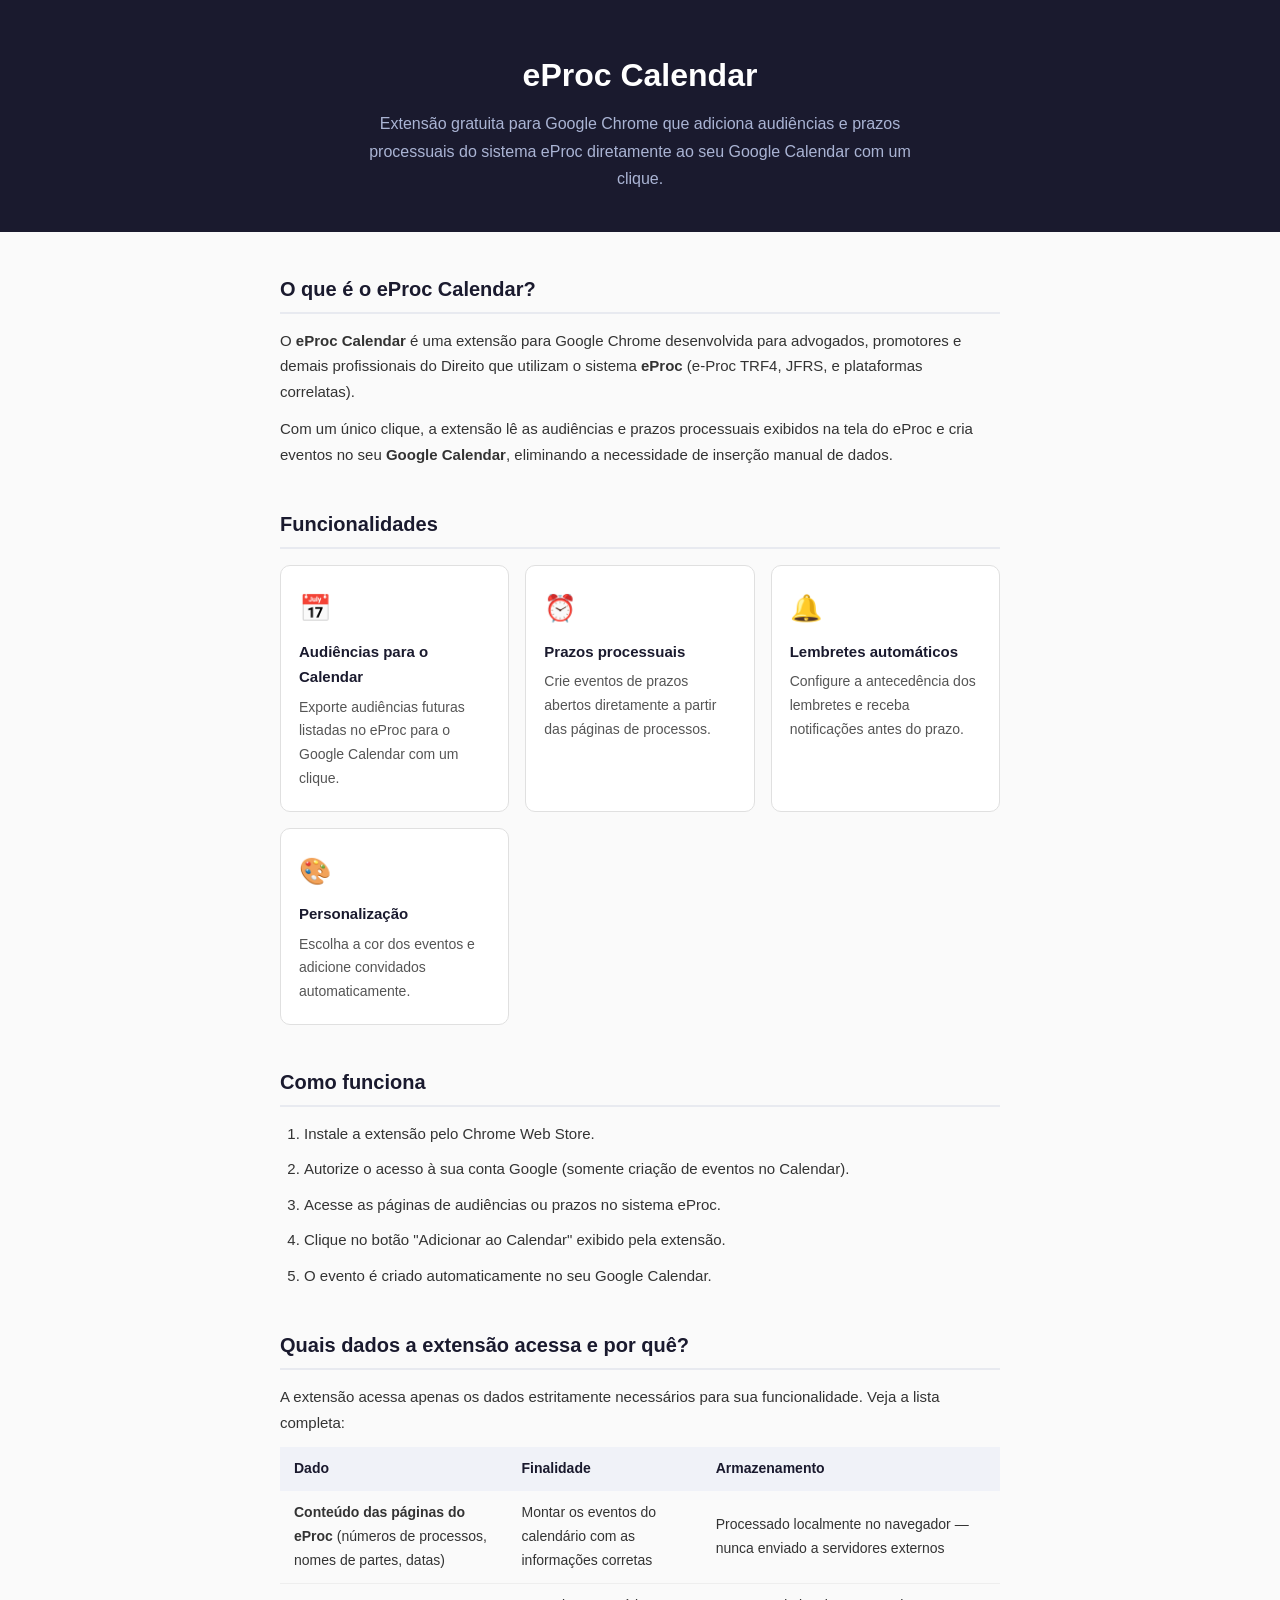
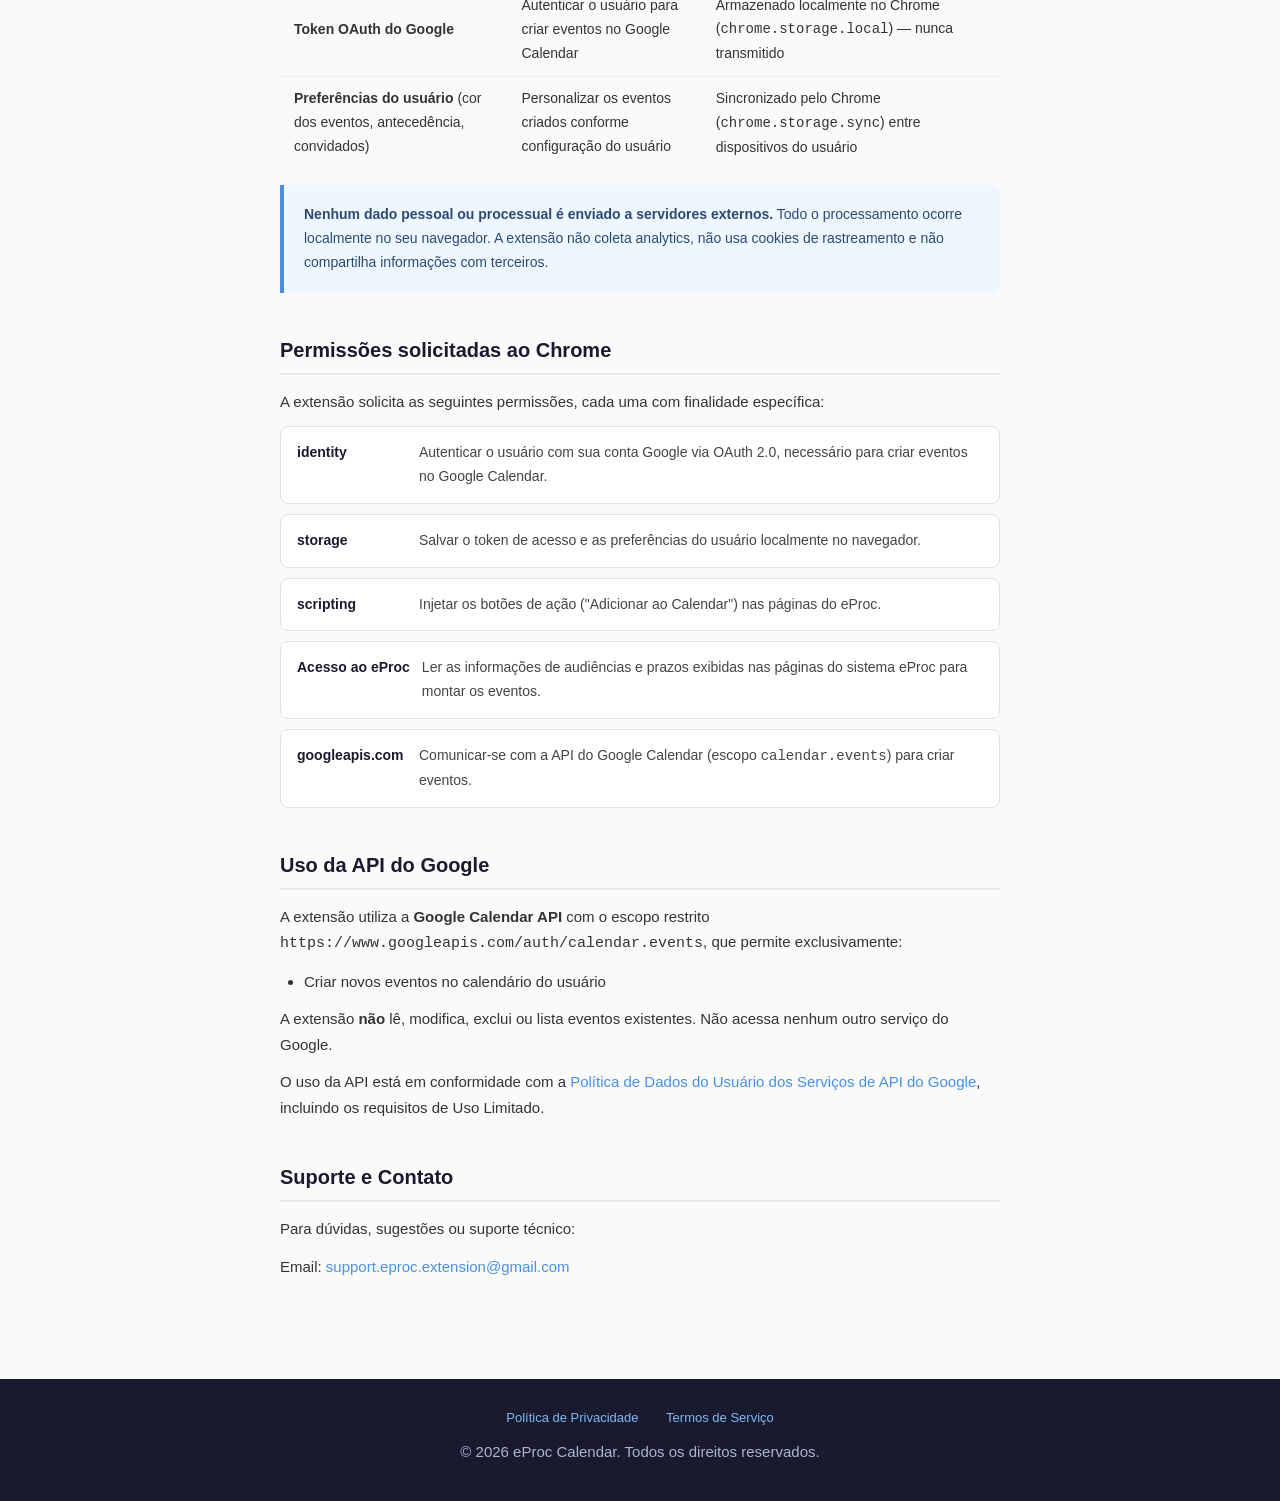
<file: docs/index.html>
<!DOCTYPE html>
<html lang="pt-BR">
<head>
  <meta charset="UTF-8">
  <meta name="viewport" content="width=device-width, initial-scale=1.0">
  <title>eProc Calendar – Extensão para Google Chrome</title>
  <style>
    * { box-sizing: border-box; margin: 0; padding: 0; }
    body {
      font-family: -apple-system, BlinkMacSystemFont, 'Segoe UI', Roboto, sans-serif;
      line-height: 1.7;
      color: #333;
      background: #fafafa;
    }

    /* Header */
    header {
      background: #1a1a2e;
      color: #fff;
      padding: 48px 20px 40px;
      text-align: center;
    }
    header img {
      width: 72px;
      height: 72px;
      border-radius: 16px;
      margin-bottom: 16px;
    }
    header h1 {
      font-size: 32px;
      font-weight: 700;
      margin-bottom: 8px;
    }
    header p {
      font-size: 16px;
      color: #aab4d4;
      max-width: 560px;
      margin: 0 auto;
    }

    /* Main content */
    main {
      max-width: 760px;
      margin: 0 auto;
      padding: 40px 20px 60px;
    }

    section { margin-bottom: 40px; }

    h2 {
      font-size: 20px;
      color: #1a1a2e;
      margin-bottom: 14px;
      padding-bottom: 6px;
      border-bottom: 2px solid #e8eaf0;
    }

    p { font-size: 15px; margin-bottom: 12px; }

    ul {
      padding-left: 24px;
      margin-bottom: 12px;
    }
    li { font-size: 15px; margin-bottom: 8px; }

    /* Feature cards */
    .features {
      display: grid;
      grid-template-columns: repeat(auto-fit, minmax(200px, 1fr));
      gap: 16px;
      margin-top: 16px;
    }
    .feature-card {
      background: #fff;
      border: 1px solid #e0e0e0;
      border-radius: 10px;
      padding: 20px 18px;
    }
    .feature-card .icon { font-size: 26px; margin-bottom: 8px; }
    .feature-card h3 { font-size: 15px; color: #1a1a2e; margin-bottom: 6px; }
    .feature-card p { font-size: 14px; color: #555; margin: 0; }

    /* Data table */
    table {
      width: 100%;
      border-collapse: collapse;
      font-size: 14px;
      margin-top: 8px;
    }
    th {
      background: #f0f2f8;
      text-align: left;
      padding: 10px 14px;
      color: #1a1a2e;
      font-weight: 600;
    }
    td { padding: 10px 14px; border-bottom: 1px solid #eee; }
    tr:last-child td { border-bottom: none; }

    /* Permissions */
    .perm-list { list-style: none; padding: 0; }
    .perm-list li {
      display: flex;
      gap: 12px;
      background: #fff;
      border: 1px solid #e0e0e0;
      border-radius: 8px;
      padding: 14px 16px;
      margin-bottom: 10px;
      font-size: 14px;
    }
    .perm-list .perm-name {
      font-weight: 600;
      color: #1a1a2e;
      min-width: 110px;
      flex-shrink: 0;
    }
    .perm-list .perm-reason { color: #444; }

    /* Privacy highlight */
    .privacy-box {
      background: #eef6ff;
      border-left: 4px solid #4a90e2;
      border-radius: 0 8px 8px 0;
      padding: 18px 20px;
      margin-top: 8px;
    }
    .privacy-box p { margin: 0; font-size: 14px; color: #2c4a70; }

    /* Footer */
    footer {
      background: #1a1a2e;
      color: #aab4d4;
      text-align: center;
      padding: 28px 20px;
      font-size: 13px;
    }
    footer a { color: #7eb8f7; text-decoration: none; }
    footer a:hover { text-decoration: underline; }
    footer .links { margin-bottom: 10px; }
    footer .links a { margin: 0 12px; }

    a { color: #4a90e2; text-decoration: none; }
    a:hover { text-decoration: underline; }
  </style>
</head>
<body>

  <header>
    <h1>eProc Calendar</h1>
    <p>Extensão gratuita para Google Chrome que adiciona audiências e prazos processuais do sistema eProc diretamente ao seu Google Calendar com um clique.</p>
  </header>

  <main>

    <!-- O que é -->
    <section>
      <h2>O que é o eProc Calendar?</h2>
      <p>
        O <strong>eProc Calendar</strong> é uma extensão para Google Chrome desenvolvida para advogados, promotores e demais profissionais do Direito que utilizam o sistema <strong>eProc</strong> (e-Proc TRF4, JFRS, e plataformas correlatas).
      </p>
      <p>
        Com um único clique, a extensão lê as audiências e prazos processuais exibidos na tela do eProc e cria eventos no seu <strong>Google Calendar</strong>, eliminando a necessidade de inserção manual de dados.
      </p>
    </section>

    <!-- Funcionalidades -->
    <section>
      <h2>Funcionalidades</h2>
      <div class="features">
        <div class="feature-card">
          <div class="icon">📅</div>
          <h3>Audiências para o Calendar</h3>
          <p>Exporte audiências futuras listadas no eProc para o Google Calendar com um clique.</p>
        </div>
        <div class="feature-card">
          <div class="icon">⏰</div>
          <h3>Prazos processuais</h3>
          <p>Crie eventos de prazos abertos diretamente a partir das páginas de processos.</p>
        </div>
        <div class="feature-card">
          <div class="icon">🔔</div>
          <h3>Lembretes automáticos</h3>
          <p>Configure a antecedência dos lembretes e receba notificações antes do prazo.</p>
        </div>
        <div class="feature-card">
          <div class="icon">🎨</div>
          <h3>Personalização</h3>
          <p>Escolha a cor dos eventos e adicione convidados automaticamente.</p>
        </div>
      </div>
    </section>

    <!-- Como funciona -->
    <section>
      <h2>Como funciona</h2>
      <ol style="padding-left: 24px; margin-top: 4px;">
        <li style="margin-bottom: 10px; font-size: 15px;">Instale a extensão pelo Chrome Web Store.</li>
        <li style="margin-bottom: 10px; font-size: 15px;">Autorize o acesso à sua conta Google (somente criação de eventos no Calendar).</li>
        <li style="margin-bottom: 10px; font-size: 15px;">Acesse as páginas de audiências ou prazos no sistema eProc.</li>
        <li style="margin-bottom: 10px; font-size: 15px;">Clique no botão "Adicionar ao Calendar" exibido pela extensão.</li>
        <li style="font-size: 15px;">O evento é criado automaticamente no seu Google Calendar.</li>
      </ol>
    </section>

    <!-- Dados do usuário -->
    <section>
      <h2>Quais dados a extensão acessa e por quê?</h2>
      <p>A extensão acessa apenas os dados estritamente necessários para sua funcionalidade. Veja a lista completa:</p>

      <table>
        <thead>
          <tr>
            <th>Dado</th>
            <th>Finalidade</th>
            <th>Armazenamento</th>
          </tr>
        </thead>
        <tbody>
          <tr>
            <td><strong>Conteúdo das páginas do eProc</strong> (números de processos, nomes de partes, datas)</td>
            <td>Montar os eventos do calendário com as informações corretas</td>
            <td>Processado localmente no navegador — nunca enviado a servidores externos</td>
          </tr>
          <tr>
            <td><strong>Token OAuth do Google</strong></td>
            <td>Autenticar o usuário para criar eventos no Google Calendar</td>
            <td>Armazenado localmente no Chrome (<code>chrome.storage.local</code>) — nunca transmitido</td>
          </tr>
          <tr>
            <td><strong>Preferências do usuário</strong> (cor dos eventos, antecedência, convidados)</td>
            <td>Personalizar os eventos criados conforme configuração do usuário</td>
            <td>Sincronizado pelo Chrome (<code>chrome.storage.sync</code>) entre dispositivos do usuário</td>
          </tr>
        </tbody>
      </table>

      <div class="privacy-box" style="margin-top: 16px;">
        <p>
          <strong>Nenhum dado pessoal ou processual é enviado a servidores externos.</strong>
          Todo o processamento ocorre localmente no seu navegador. A extensão não coleta analytics, não usa cookies de rastreamento e não compartilha informações com terceiros.
        </p>
      </div>
    </section>

    <!-- Permissões -->
    <section>
      <h2>Permissões solicitadas ao Chrome</h2>
      <p>A extensão solicita as seguintes permissões, cada uma com finalidade específica:</p>
      <ul class="perm-list">
        <li>
          <span class="perm-name">identity</span>
          <span class="perm-reason">Autenticar o usuário com sua conta Google via OAuth 2.0, necessário para criar eventos no Google Calendar.</span>
        </li>
        <li>
          <span class="perm-name">storage</span>
          <span class="perm-reason">Salvar o token de acesso e as preferências do usuário localmente no navegador.</span>
        </li>
        <li>
          <span class="perm-name">scripting</span>
          <span class="perm-reason">Injetar os botões de ação ("Adicionar ao Calendar") nas páginas do eProc.</span>
        </li>
        <li>
          <span class="perm-name">Acesso ao eProc</span>
          <span class="perm-reason">Ler as informações de audiências e prazos exibidas nas páginas do sistema eProc para montar os eventos.</span>
        </li>
        <li>
          <span class="perm-name">googleapis.com</span>
          <span class="perm-reason">Comunicar-se com a API do Google Calendar (escopo <code>calendar.events</code>) para criar eventos.</span>
        </li>
      </ul>
    </section>

    <!-- Google API -->
    <section>
      <h2>Uso da API do Google</h2>
      <p>A extensão utiliza a <strong>Google Calendar API</strong> com o escopo restrito <code>https://www.googleapis.com/auth/calendar.events</code>, que permite exclusivamente:</p>
      <ul>
        <li>Criar novos eventos no calendário do usuário</li>
      </ul>
      <p>A extensão <strong>não</strong> lê, modifica, exclui ou lista eventos existentes. Não acessa nenhum outro serviço do Google.</p>
      <p>O uso da API está em conformidade com a <a href="https://developers.google.com/terms/api-services-user-data-policy" target="_blank">Política de Dados do Usuário dos Serviços de API do Google</a>, incluindo os requisitos de Uso Limitado.</p>
    </section>

    <!-- Contato -->
    <section>
      <h2>Suporte e Contato</h2>
      <p>Para dúvidas, sugestões ou suporte técnico:</p>
      <p>
        Email: <a href="mailto:support.eproc.extension@gmail.com">support.eproc.extension@gmail.com</a>
      </p>
    </section>

  </main>

  <footer>
    <div class="links">
      <a href="privacy-policy.html">Política de Privacidade</a>
      <a href="terms.html">Termos de Serviço</a>
    </div>
    <p>&copy; 2026 eProc Calendar. Todos os direitos reservados.</p>
  </footer>

</body>
</html>
</file>
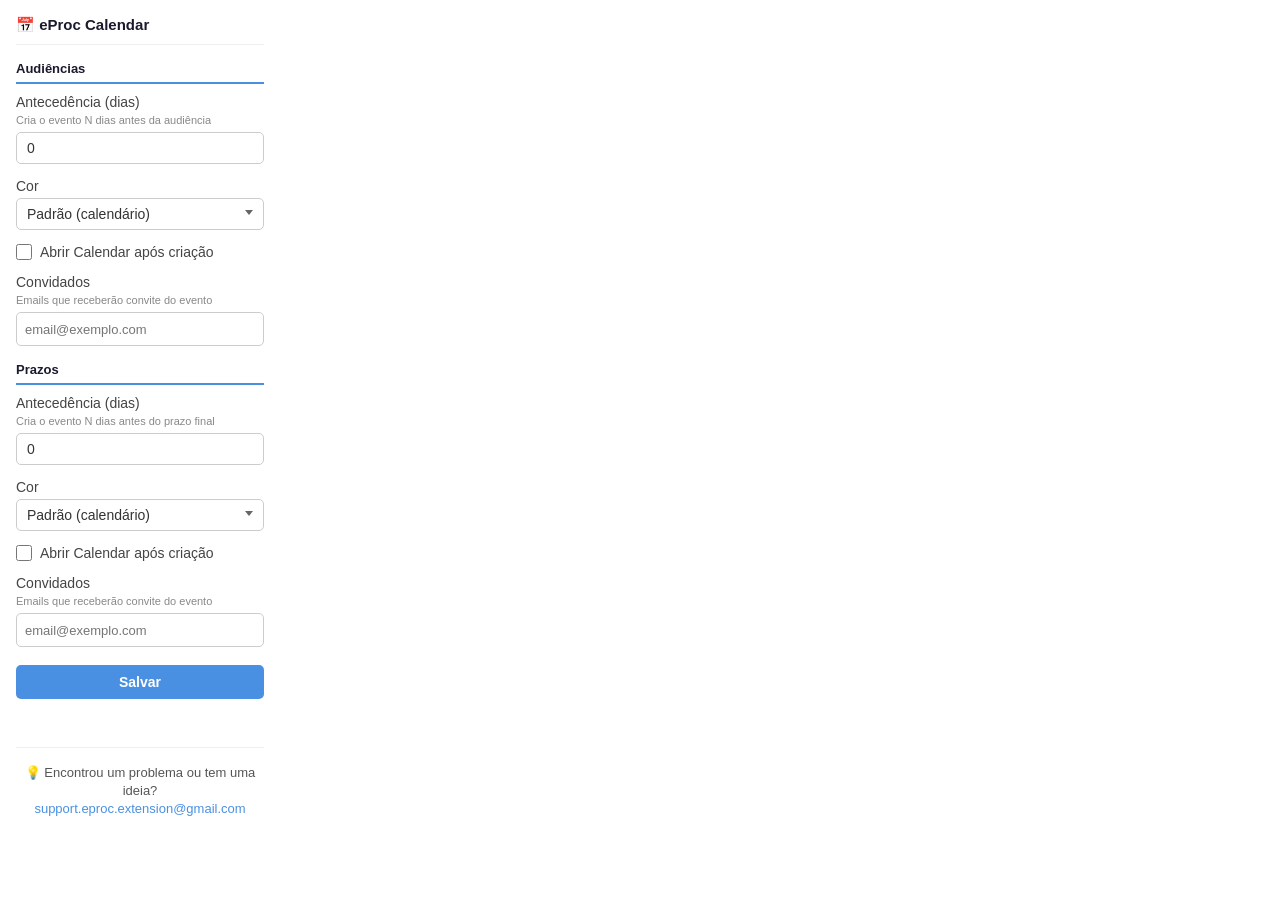
<file: popup.html>
<!DOCTYPE html>
<html lang="pt-BR">
<head>
  <meta charset="UTF-8">
  <meta name="viewport" content="width=device-width, initial-scale=1.0">
  <title>eProc Calendar - Settings</title>
  <style>
    * {
      box-sizing: border-box;
      margin: 0;
      padding: 0;
    }

    body {
      font-family: -apple-system, BlinkMacSystemFont, 'Segoe UI', sans-serif;
      font-size: 14px;
      color: #333;
      background: #fff;
      width: 280px;
      padding: 16px;
    }

    h1 {
      font-size: 15px;
      font-weight: 600;
      margin-bottom: 16px;
      color: #1a1a2e;
      border-bottom: 1px solid #eee;
      padding-bottom: 10px;
    }

    .field {
      margin-bottom: 14px;
    }

    label {
      display: block;
      font-weight: 500;
      margin-bottom: 4px;
      color: #444;
    }

    .hint {
      font-size: 11px;
      color: #888;
      margin-bottom: 6px;
    }

    input[type="number"] {
      width: 100%;
      padding: 7px 10px;
      border: 1px solid #ccc;
      border-radius: 5px;
      font-size: 14px;
      color: #333;
      outline: none;
      transition: border-color 0.15s;
    }

    input[type="number"]:focus {
      border-color: #4a90e2;
    }

    .color-picker {
      position: relative;
      width: 100%;
    }

    .color-picker-selected {
      width: 100%;
      padding: 7px 10px;
      border: 1px solid #ccc;
      border-radius: 5px;
      font-size: 14px;
      color: #333;
      background: #fff;
      cursor: pointer;
      display: flex;
      align-items: center;
      gap: 8px;
      transition: border-color 0.15s;
    }

    .color-picker-selected:hover {
      border-color: #4a90e2;
    }

    .color-picker-selected::after {
      content: '';
      margin-left: auto;
      border: 4px solid transparent;
      border-top: 5px solid #666;
    }

    .color-picker.open .color-picker-selected::after {
      border-top: none;
      border-bottom: 5px solid #666;
    }

    .color-dot {
      display: inline-block;
      width: 12px;
      height: 12px;
      border-radius: 50%;
      flex-shrink: 0;
    }

    .color-picker-dropdown {
      display: none;
      position: absolute;
      top: 100%;
      left: 0;
      right: 0;
      background: #fff;
      border: 1px solid #ccc;
      border-radius: 5px;
      margin-top: 2px;
      z-index: 10;
      max-height: 200px;
      overflow-y: auto;
      box-shadow: 0 2px 8px rgba(0,0,0,0.12);
    }

    .color-picker.open .color-picker-dropdown {
      display: block;
    }

    .color-picker-option {
      padding: 7px 10px;
      cursor: pointer;
      display: flex;
      align-items: center;
      gap: 8px;
      font-size: 14px;
      color: #333;
    }

    .color-picker-option:hover {
      background: #f0f0f0;
    }

    .color-picker-option.selected {
      background: #e8f0fe;
    }

    button#save {
      width: 100%;
      padding: 9px;
      background: #4a90e2;
      color: #fff;
      border: none;
      border-radius: 5px;
      font-size: 14px;
      font-weight: 600;
      cursor: pointer;
      margin-top: 4px;
      transition: background 0.15s;
    }

    button#save:hover {
      background: #357abd;
    }

    h2 {
      font-size: 13px;
      font-weight: 700;
      margin-top: 16px;
      margin-bottom: 10px;
      color: #1a1a2e;
      padding-bottom: 6px;
      border-bottom: 2px solid #4a90e2;
    }

    h2:first-of-type {
      margin-top: 0;
    }

    #status {
      margin-top: 10px;
      text-align: center;
      font-size: 12px;
      color: #2e7d32;
      min-height: 18px;
    }

    .toggle-label {
      display: flex;
      align-items: center;
      gap: 8px;
      font-weight: 400;
      color: #444;
      cursor: pointer;
    }

    .toggle-label input[type="checkbox"] {
      width: 16px;
      height: 16px;
      cursor: pointer;
      accent-color: #4a90e2;
    }

    .tag-input-container {
      display: flex;
      flex-wrap: wrap;
      align-items: center;
      gap: 4px;
      padding: 5px 8px;
      border: 1px solid #ccc;
      border-radius: 5px;
      min-height: 34px;
      cursor: text;
      transition: border-color 0.15s;
    }

    .tag-input-container:focus-within {
      border-color: #4a90e2;
    }

    .tag-input-container input {
      border: none;
      outline: none;
      font-size: 13px;
      flex: 1;
      min-width: 80px;
      padding: 2px 0;
      color: #333;
    }

    .email-tag {
      display: inline-flex;
      align-items: center;
      gap: 4px;
      background: #e8f0fe;
      color: #1a73e8;
      border-radius: 12px;
      padding: 2px 8px;
      font-size: 12px;
      max-width: 100%;
      word-break: break-all;
    }

    .email-tag .tag-remove {
      cursor: pointer;
      font-size: 14px;
      line-height: 1;
      color: #5f6368;
      font-weight: 600;
      margin-left: 2px;
    }

    .email-tag .tag-remove:hover {
      color: #c62828;
    }

    .support-section {
      margin-top: 20px;
      padding-top: 16px;
      border-top: 1px solid #eee;
      text-align: center;
    }

    .support-section p {
      font-size: 13px;
      color: #555;
      margin-bottom: 8px;
      line-height: 1.4;
    }

    .support-link {
      color: #4a90e2;
      text-decoration: none;
      font-weight: 500;
      transition: color 0.15s;
    }

    .support-link:hover {
      color: #357abd;
      text-decoration: underline;
    }
  </style>
</head>
<body>
  <h1>📅 eProc Calendar</h1>

  <h2>Audiências</h2>
  <div class="field">
    <label for="audienciasOffset">Antecedência (dias)</label>
    <p class="hint">Cria o evento N dias antes da audiência</p>
    <input type="number" id="audienciasOffset" min="0" max="30" value="0">
  </div>

  <div class="field">
    <label>Cor</label>
    <div class="color-picker" id="audienciasColor"></div>
  </div>

  <div class="field">
    <label class="toggle-label">
      <input type="checkbox" id="audienciasOpenTab">
      Abrir Calendar após criação
    </label>
  </div>

  <div class="field">
    <label>Convidados</label>
    <p class="hint">Emails que receberão convite do evento</p>
    <div class="tag-input-container" id="audienciasGuestsContainer">
      <input type="email" id="audienciasGuestsInput" placeholder="email@exemplo.com">
    </div>
  </div>

  <h2>Prazos</h2>
  <div class="field">
    <label for="processosOffset">Antecedência (dias)</label>
    <p class="hint">Cria o evento N dias antes do prazo final</p>
    <input type="number" id="processosOffset" min="0" max="30" value="0">
  </div>

  <div class="field">
    <label>Cor</label>
    <div class="color-picker" id="processosColor"></div>
  </div>

  <div class="field">
    <label class="toggle-label">
      <input type="checkbox" id="processosOpenTab">
      Abrir Calendar após criação
    </label>
  </div>

  <div class="field">
    <label>Convidados</label>
    <p class="hint">Emails que receberão convite do evento</p>
    <div class="tag-input-container" id="processosGuestsContainer">
      <input type="email" id="processosGuestsInput" placeholder="email@exemplo.com">
    </div>
  </div>

  <button id="save">Salvar</button>
  <div id="status"></div>

  <div class="support-section">
    <p>💡 Encontrou um problema ou tem uma ideia? <a href="mailto:support.eproc.extension@gmail.com" class="support-link">support.eproc.extension@gmail.com</a></p>
  </div>

  <script src="config.js"></script>
  <script src="popup.js"></script>
</body>
</html>
</file>
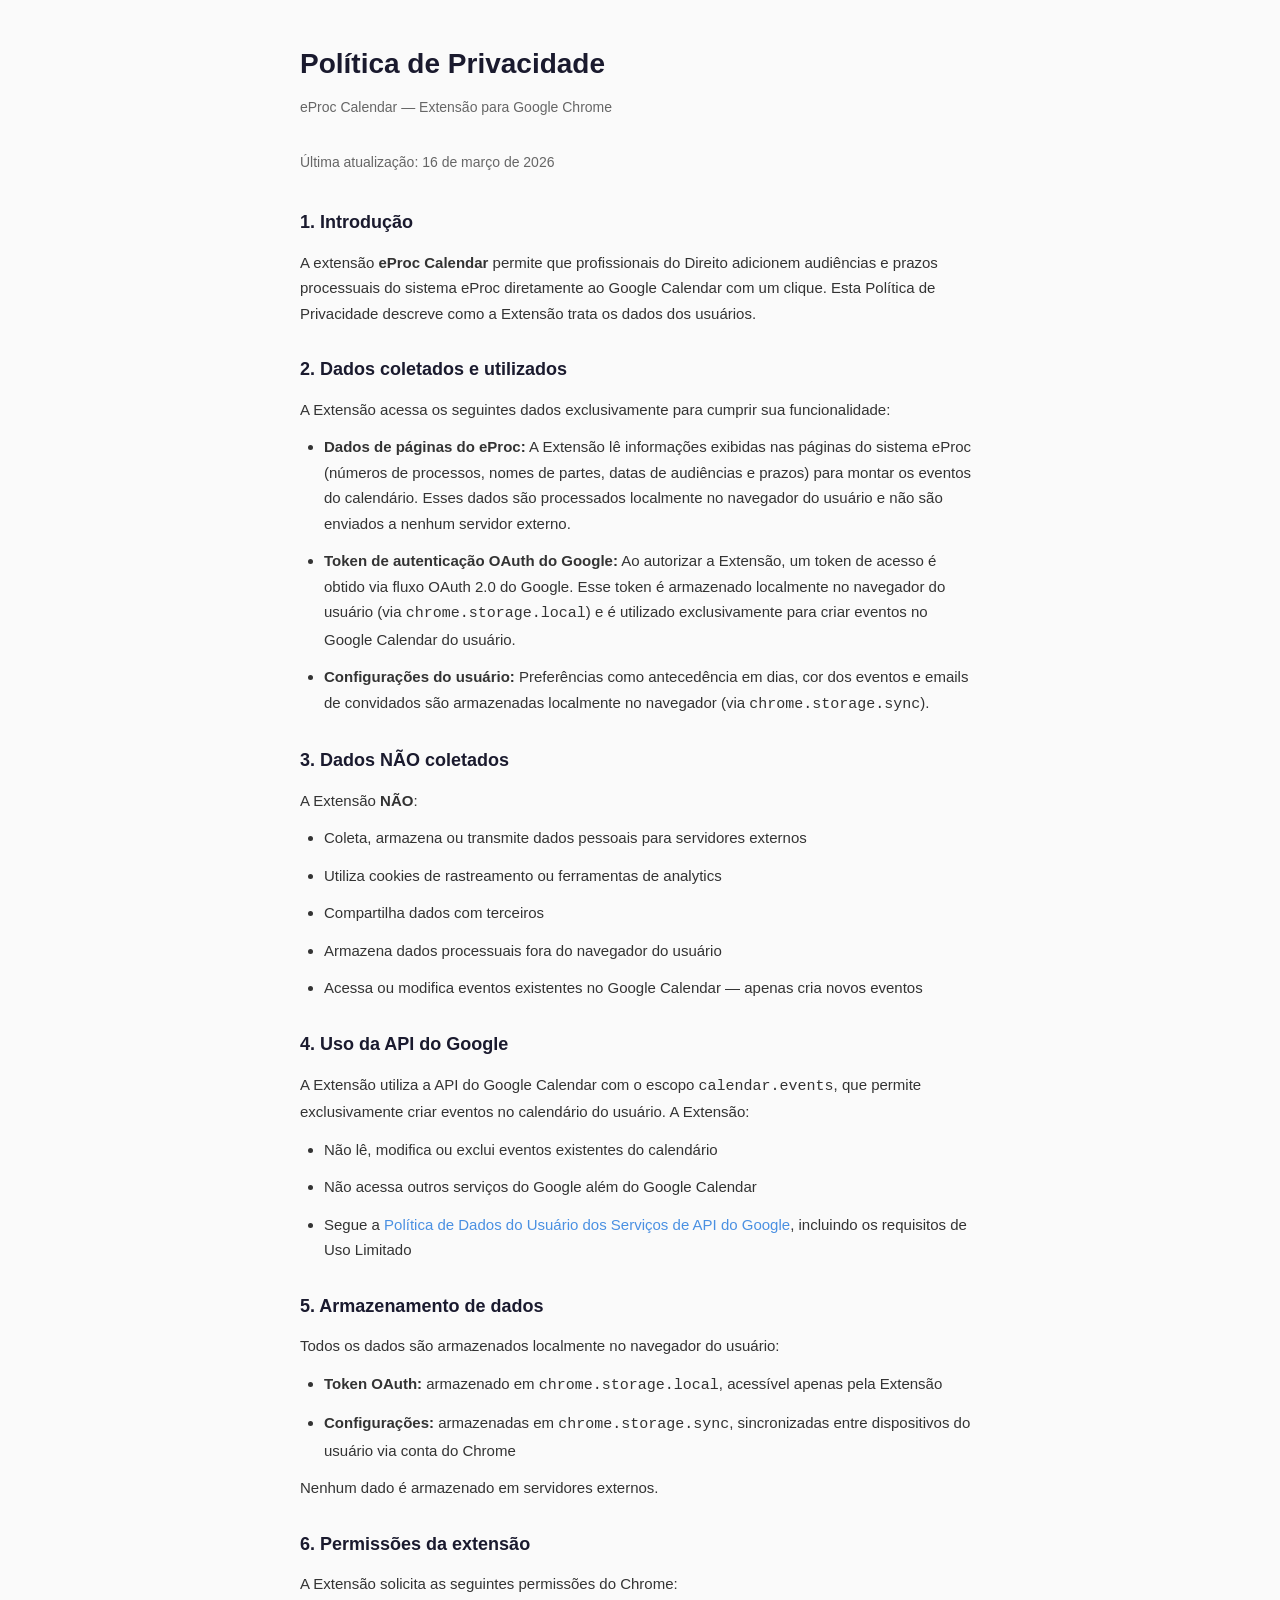
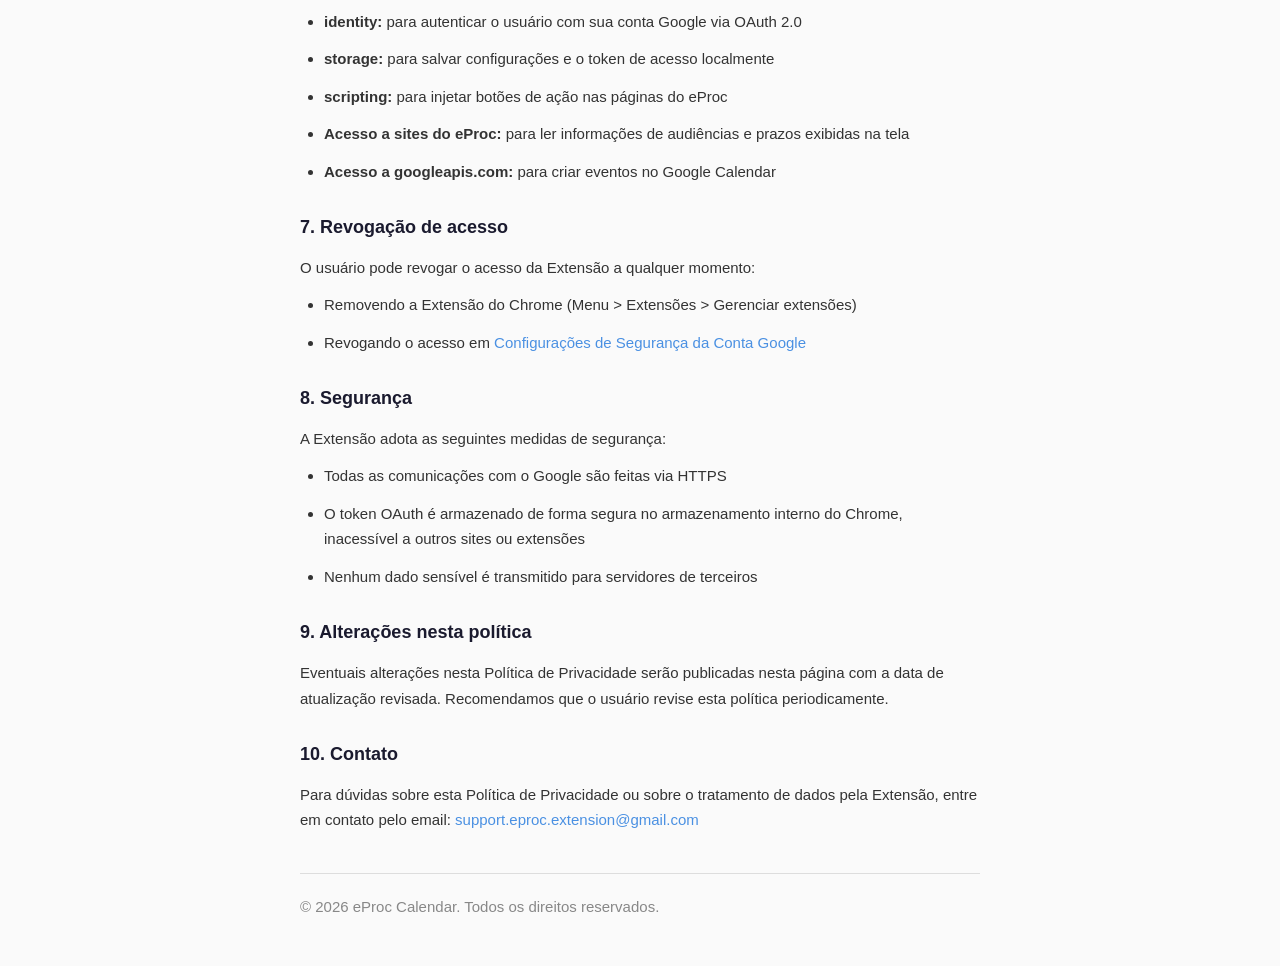
<file: docs/privacy-policy.html>
<!DOCTYPE html>
<html lang="pt-BR">
<head>
  <meta charset="UTF-8">
  <meta name="viewport" content="width=device-width, initial-scale=1.0">
  <title>Política de Privacidade - eProc Calendar</title>
  <style>
    * { box-sizing: border-box; margin: 0; padding: 0; }
    body {
      font-family: -apple-system, BlinkMacSystemFont, 'Segoe UI', Roboto, sans-serif;
      line-height: 1.7;
      color: #333;
      max-width: 720px;
      margin: 0 auto;
      padding: 40px 20px;
      background: #fafafa;
    }
    h1 { font-size: 28px; color: #1a1a2e; margin-bottom: 8px; }
    .subtitle { color: #666; font-size: 14px; margin-bottom: 32px; }
    h2 { font-size: 18px; color: #1a1a2e; margin-top: 28px; margin-bottom: 12px; }
    p, li { font-size: 15px; margin-bottom: 12px; }
    ul { padding-left: 24px; margin-bottom: 12px; }
    a { color: #4a90e2; text-decoration: none; }
    a:hover { text-decoration: underline; }
    .footer { margin-top: 40px; padding-top: 20px; border-top: 1px solid #ddd; font-size: 13px; color: #888; }
  </style>
</head>
<body>
  <h1>Política de Privacidade</h1>
  <p class="subtitle">eProc Calendar &mdash; Extensão para Google Chrome</p>
  <p class="subtitle">Última atualização: 16 de março de 2026</p>

  <h2>1. Introdução</h2>
  <p>A extensão <strong>eProc Calendar</strong> permite que profissionais do Direito adicionem audiências e prazos processuais do sistema eProc diretamente ao Google Calendar com um clique. Esta Política de Privacidade descreve como a Extensão trata os dados dos usuários.</p>

  <h2>2. Dados coletados e utilizados</h2>
  <p>A Extensão acessa os seguintes dados exclusivamente para cumprir sua funcionalidade:</p>
  <ul>
    <li><strong>Dados de páginas do eProc:</strong> A Extensão lê informações exibidas nas páginas do sistema eProc (números de processos, nomes de partes, datas de audiências e prazos) para montar os eventos do calendário. Esses dados são processados localmente no navegador do usuário e não são enviados a nenhum servidor externo.</li>
    <li><strong>Token de autenticação OAuth do Google:</strong> Ao autorizar a Extensão, um token de acesso é obtido via fluxo OAuth 2.0 do Google. Esse token é armazenado localmente no navegador do usuário (via <code>chrome.storage.local</code>) e é utilizado exclusivamente para criar eventos no Google Calendar do usuário.</li>
    <li><strong>Configurações do usuário:</strong> Preferências como antecedência em dias, cor dos eventos e emails de convidados são armazenadas localmente no navegador (via <code>chrome.storage.sync</code>).</li>
  </ul>

  <h2>3. Dados NÃO coletados</h2>
  <p>A Extensão <strong>NÃO</strong>:</p>
  <ul>
    <li>Coleta, armazena ou transmite dados pessoais para servidores externos</li>
    <li>Utiliza cookies de rastreamento ou ferramentas de analytics</li>
    <li>Compartilha dados com terceiros</li>
    <li>Armazena dados processuais fora do navegador do usuário</li>
    <li>Acessa ou modifica eventos existentes no Google Calendar &mdash; apenas cria novos eventos</li>
  </ul>

  <h2>4. Uso da API do Google</h2>
  <p>A Extensão utiliza a API do Google Calendar com o escopo <code>calendar.events</code>, que permite exclusivamente criar eventos no calendário do usuário. A Extensão:</p>
  <ul>
    <li>Não lê, modifica ou exclui eventos existentes do calendário</li>
    <li>Não acessa outros serviços do Google além do Google Calendar</li>
    <li>Segue a <a href="https://developers.google.com/terms/api-services-user-data-policy" target="_blank">Política de Dados do Usuário dos Serviços de API do Google</a>, incluindo os requisitos de Uso Limitado</li>
  </ul>

  <h2>5. Armazenamento de dados</h2>
  <p>Todos os dados são armazenados localmente no navegador do usuário:</p>
  <ul>
    <li><strong>Token OAuth:</strong> armazenado em <code>chrome.storage.local</code>, acessível apenas pela Extensão</li>
    <li><strong>Configurações:</strong> armazenadas em <code>chrome.storage.sync</code>, sincronizadas entre dispositivos do usuário via conta do Chrome</li>
  </ul>
  <p>Nenhum dado é armazenado em servidores externos.</p>

  <h2>6. Permissões da extensão</h2>
  <p>A Extensão solicita as seguintes permissões do Chrome:</p>
  <ul>
    <li><strong>identity:</strong> para autenticar o usuário com sua conta Google via OAuth 2.0</li>
    <li><strong>storage:</strong> para salvar configurações e o token de acesso localmente</li>
    <li><strong>scripting:</strong> para injetar botões de ação nas páginas do eProc</li>
    <li><strong>Acesso a sites do eProc:</strong> para ler informações de audiências e prazos exibidas na tela</li>
    <li><strong>Acesso a googleapis.com:</strong> para criar eventos no Google Calendar</li>
  </ul>

  <h2>7. Revogação de acesso</h2>
  <p>O usuário pode revogar o acesso da Extensão a qualquer momento:</p>
  <ul>
    <li>Removendo a Extensão do Chrome (Menu &gt; Extensões &gt; Gerenciar extensões)</li>
    <li>Revogando o acesso em <a href="https://myaccount.google.com/permissions" target="_blank">Configurações de Segurança da Conta Google</a></li>
  </ul>

  <h2>8. Segurança</h2>
  <p>A Extensão adota as seguintes medidas de segurança:</p>
  <ul>
    <li>Todas as comunicações com o Google são feitas via HTTPS</li>
    <li>O token OAuth é armazenado de forma segura no armazenamento interno do Chrome, inacessível a outros sites ou extensões</li>
    <li>Nenhum dado sensível é transmitido para servidores de terceiros</li>
  </ul>

  <h2>9. Alterações nesta política</h2>
  <p>Eventuais alterações nesta Política de Privacidade serão publicadas nesta página com a data de atualização revisada. Recomendamos que o usuário revise esta política periodicamente.</p>

  <h2>10. Contato</h2>
  <p>Para dúvidas sobre esta Política de Privacidade ou sobre o tratamento de dados pela Extensão, entre em contato pelo email: <a href="mailto:support.eproc.extension@gmail.com">support.eproc.extension@gmail.com</a></p>

  <div class="footer">
    <p>&copy; 2026 eProc Calendar. Todos os direitos reservados.</p>
  </div>
</body>
</html>
</file>
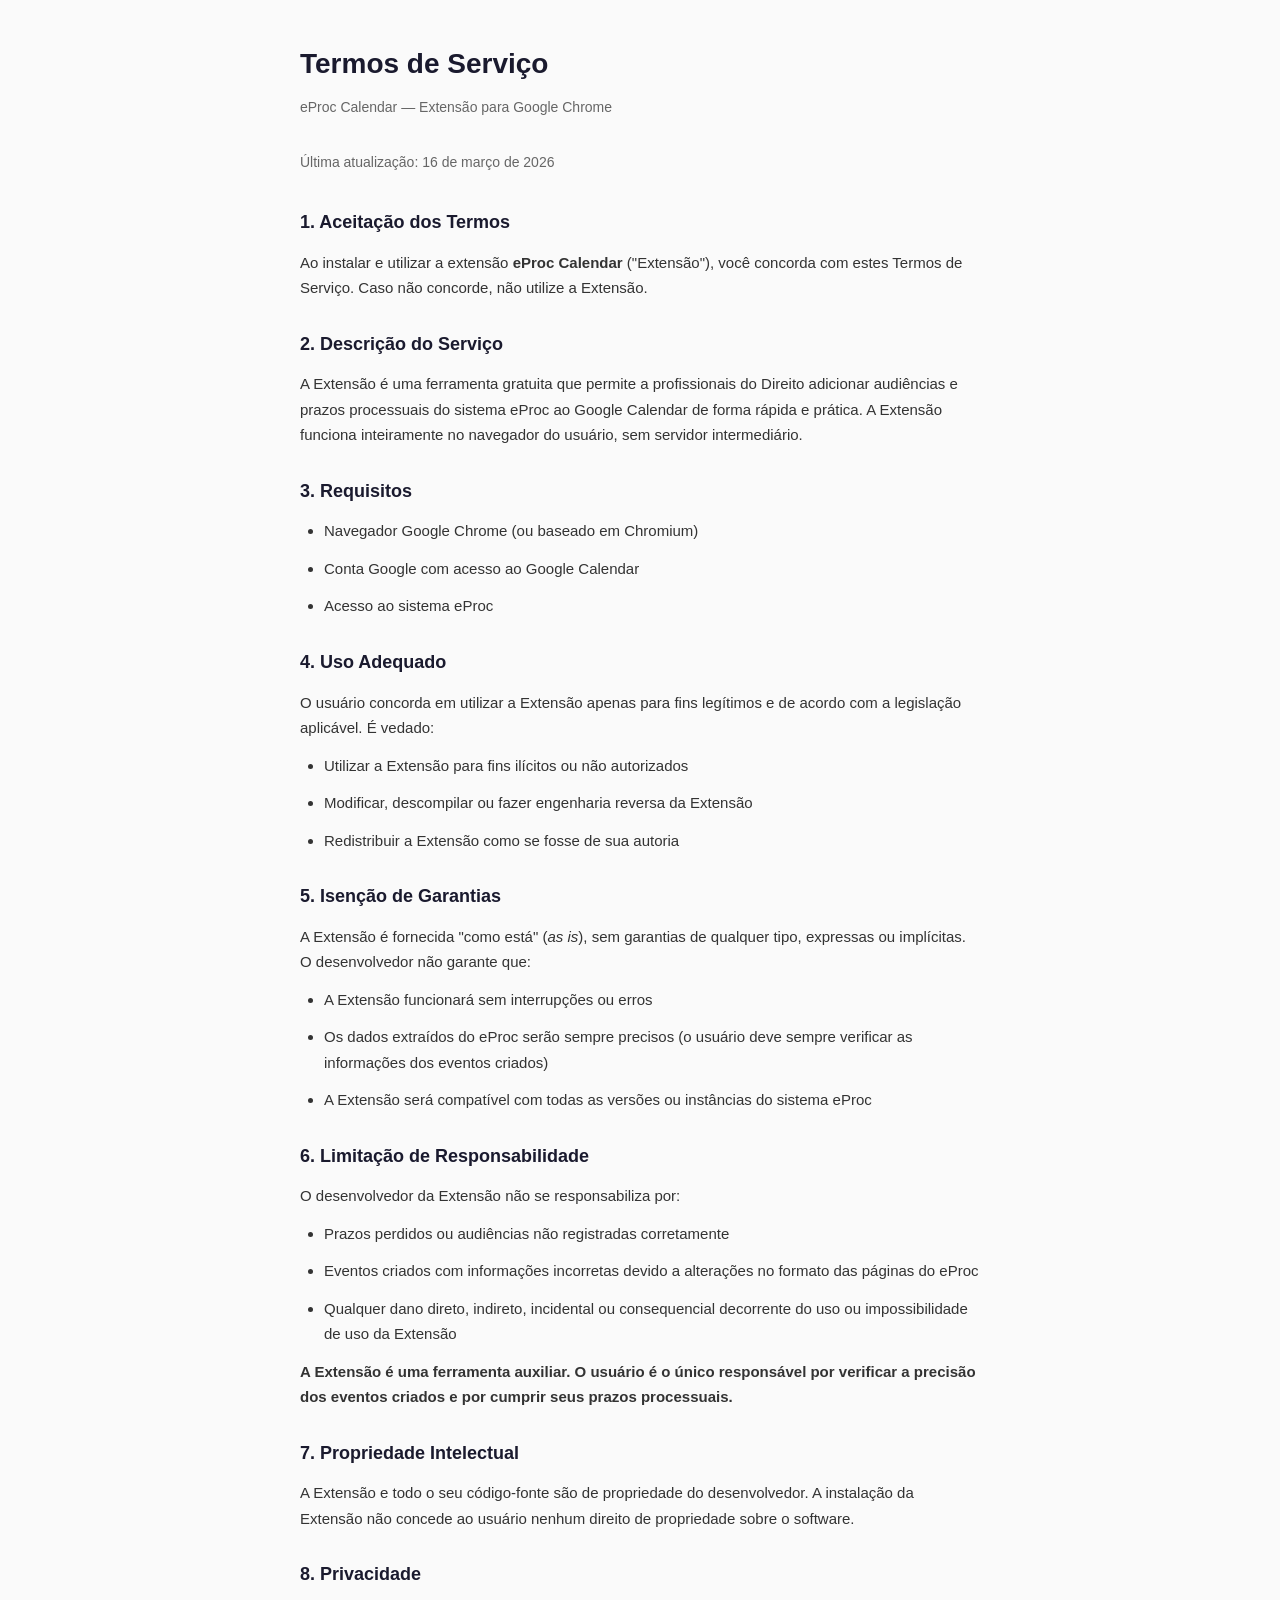
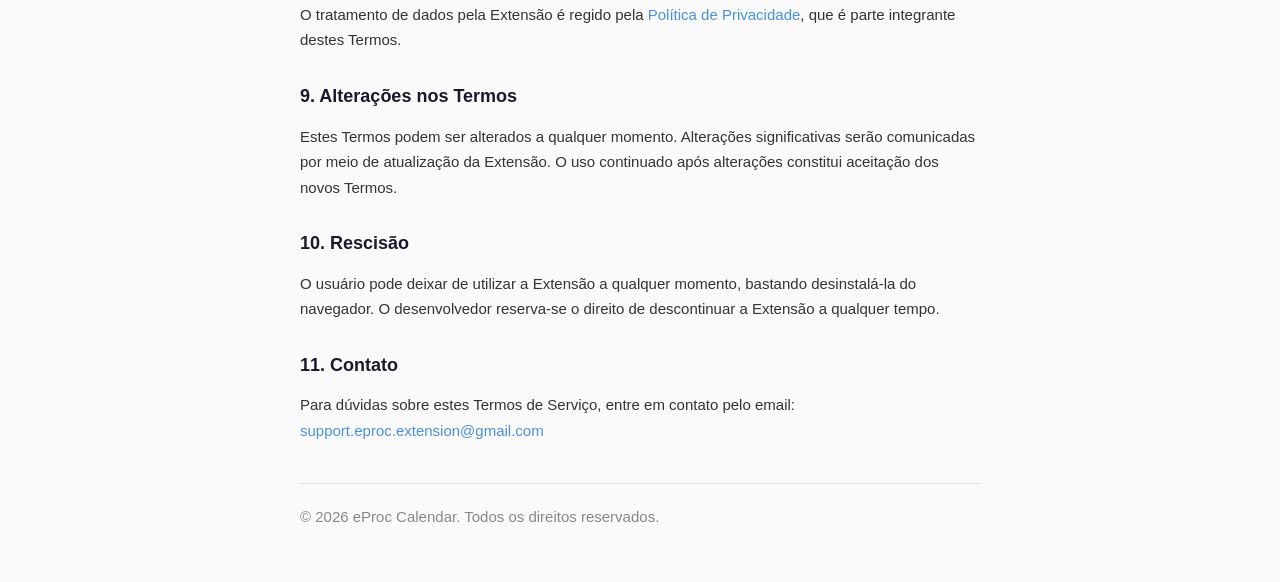
<file: docs/terms.html>
<!DOCTYPE html>
<html lang="pt-BR">
<head>
  <meta charset="UTF-8">
  <meta name="viewport" content="width=device-width, initial-scale=1.0">
  <title>Termos de Serviço - eProc Calendar</title>
  <style>
    * { box-sizing: border-box; margin: 0; padding: 0; }
    body {
      font-family: -apple-system, BlinkMacSystemFont, 'Segoe UI', Roboto, sans-serif;
      line-height: 1.7;
      color: #333;
      max-width: 720px;
      margin: 0 auto;
      padding: 40px 20px;
      background: #fafafa;
    }
    h1 { font-size: 28px; color: #1a1a2e; margin-bottom: 8px; }
    .subtitle { color: #666; font-size: 14px; margin-bottom: 32px; }
    h2 { font-size: 18px; color: #1a1a2e; margin-top: 28px; margin-bottom: 12px; }
    p, li { font-size: 15px; margin-bottom: 12px; }
    ul { padding-left: 24px; margin-bottom: 12px; }
    a { color: #4a90e2; text-decoration: none; }
    a:hover { text-decoration: underline; }
    .footer { margin-top: 40px; padding-top: 20px; border-top: 1px solid #ddd; font-size: 13px; color: #888; }
  </style>
</head>
<body>
  <h1>Termos de Serviço</h1>
  <p class="subtitle">eProc Calendar &mdash; Extensão para Google Chrome</p>
  <p class="subtitle">Última atualização: 16 de março de 2026</p>

  <h2>1. Aceitação dos Termos</h2>
  <p>Ao instalar e utilizar a extensão <strong>eProc Calendar</strong> ("Extensão"), você concorda com estes Termos de Serviço. Caso não concorde, não utilize a Extensão.</p>

  <h2>2. Descrição do Serviço</h2>
  <p>A Extensão é uma ferramenta gratuita que permite a profissionais do Direito adicionar audiências e prazos processuais do sistema eProc ao Google Calendar de forma rápida e prática. A Extensão funciona inteiramente no navegador do usuário, sem servidor intermediário.</p>

  <h2>3. Requisitos</h2>
  <ul>
    <li>Navegador Google Chrome (ou baseado em Chromium)</li>
    <li>Conta Google com acesso ao Google Calendar</li>
    <li>Acesso ao sistema eProc</li>
  </ul>

  <h2>4. Uso Adequado</h2>
  <p>O usuário concorda em utilizar a Extensão apenas para fins legítimos e de acordo com a legislação aplicável. É vedado:</p>
  <ul>
    <li>Utilizar a Extensão para fins ilícitos ou não autorizados</li>
    <li>Modificar, descompilar ou fazer engenharia reversa da Extensão</li>
    <li>Redistribuir a Extensão como se fosse de sua autoria</li>
  </ul>

  <h2>5. Isenção de Garantias</h2>
  <p>A Extensão é fornecida "como está" (<em>as is</em>), sem garantias de qualquer tipo, expressas ou implícitas. O desenvolvedor não garante que:</p>
  <ul>
    <li>A Extensão funcionará sem interrupções ou erros</li>
    <li>Os dados extraídos do eProc serão sempre precisos (o usuário deve sempre verificar as informações dos eventos criados)</li>
    <li>A Extensão será compatível com todas as versões ou instâncias do sistema eProc</li>
  </ul>

  <h2>6. Limitação de Responsabilidade</h2>
  <p>O desenvolvedor da Extensão não se responsabiliza por:</p>
  <ul>
    <li>Prazos perdidos ou audiências não registradas corretamente</li>
    <li>Eventos criados com informações incorretas devido a alterações no formato das páginas do eProc</li>
    <li>Qualquer dano direto, indireto, incidental ou consequencial decorrente do uso ou impossibilidade de uso da Extensão</li>
  </ul>
  <p><strong>A Extensão é uma ferramenta auxiliar. O usuário é o único responsável por verificar a precisão dos eventos criados e por cumprir seus prazos processuais.</strong></p>

  <h2>7. Propriedade Intelectual</h2>
  <p>A Extensão e todo o seu código-fonte são de propriedade do desenvolvedor. A instalação da Extensão não concede ao usuário nenhum direito de propriedade sobre o software.</p>

  <h2>8. Privacidade</h2>
  <p>O tratamento de dados pela Extensão é regido pela <a href="privacy-policy.html">Política de Privacidade</a>, que é parte integrante destes Termos.</p>

  <h2>9. Alterações nos Termos</h2>
  <p>Estes Termos podem ser alterados a qualquer momento. Alterações significativas serão comunicadas por meio de atualização da Extensão. O uso continuado após alterações constitui aceitação dos novos Termos.</p>

  <h2>10. Rescisão</h2>
  <p>O usuário pode deixar de utilizar a Extensão a qualquer momento, bastando desinstalá-la do navegador. O desenvolvedor reserva-se o direito de descontinuar a Extensão a qualquer tempo.</p>

  <h2>11. Contato</h2>
  <p>Para dúvidas sobre estes Termos de Serviço, entre em contato pelo email: <a href="mailto:support.eproc.extension@gmail.com">support.eproc.extension@gmail.com</a></p>

  <div class="footer">
    <p>&copy; 2026 eProc Calendar. Todos os direitos reservados.</p>
  </div>
</body>
</html>
</file>
